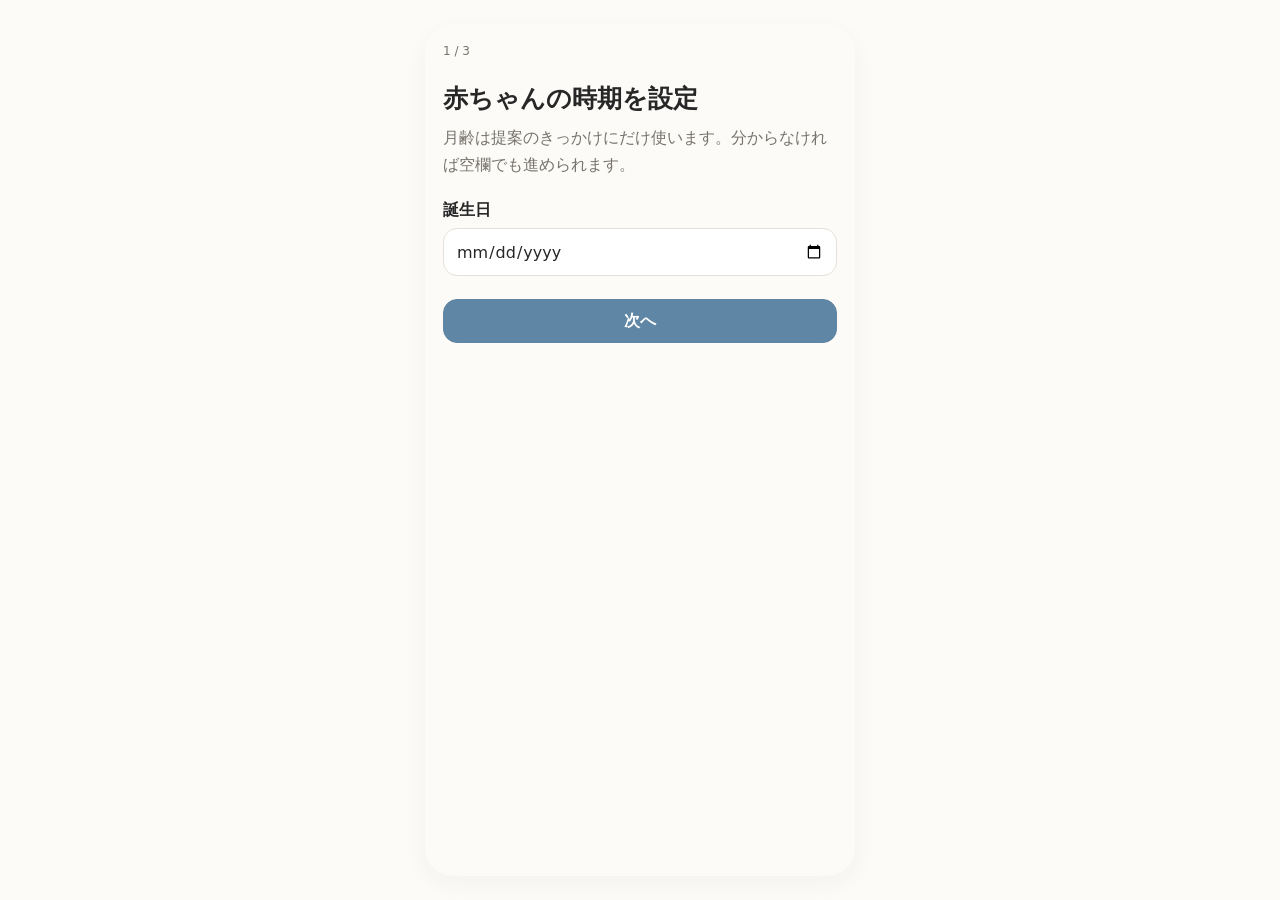
<file: index.html>
<!DOCTYPE html>
<html lang="ja">
<head>
  <meta charset="UTF-8" />
  <meta name="viewport" content="width=device-width, initial-scale=1.0" />
  <meta name="theme-color" content="#5F86A4" />
  <meta name="mobile-web-app-capable" content="yes" />
  <meta name="apple-mobile-web-app-capable" content="yes" />
  <meta name="apple-mobile-web-app-title" content="家事取り" />
  <meta http-equiv="refresh" content="0; url=./kajitori_minimal_pictogram_compact.html" />
  <link rel="manifest" href="./manifest.webmanifest" />
  <link rel="icon" type="image/svg+xml" href="./icons/icon.svg" />
  <link rel="apple-touch-icon" href="./icons/icon-180.png" />
  <title>家事取りゲーム v0.3</title>
</head>
<body>
  <p>家事取りゲームを開いています…</p>
  <p><a href="./kajitori_minimal_pictogram_compact.html">開けないときはここをタップ</a></p>
  <script>
    window.location.replace("./kajitori_minimal_pictogram_compact.html");
  </script>
</body>
</html>
</file>
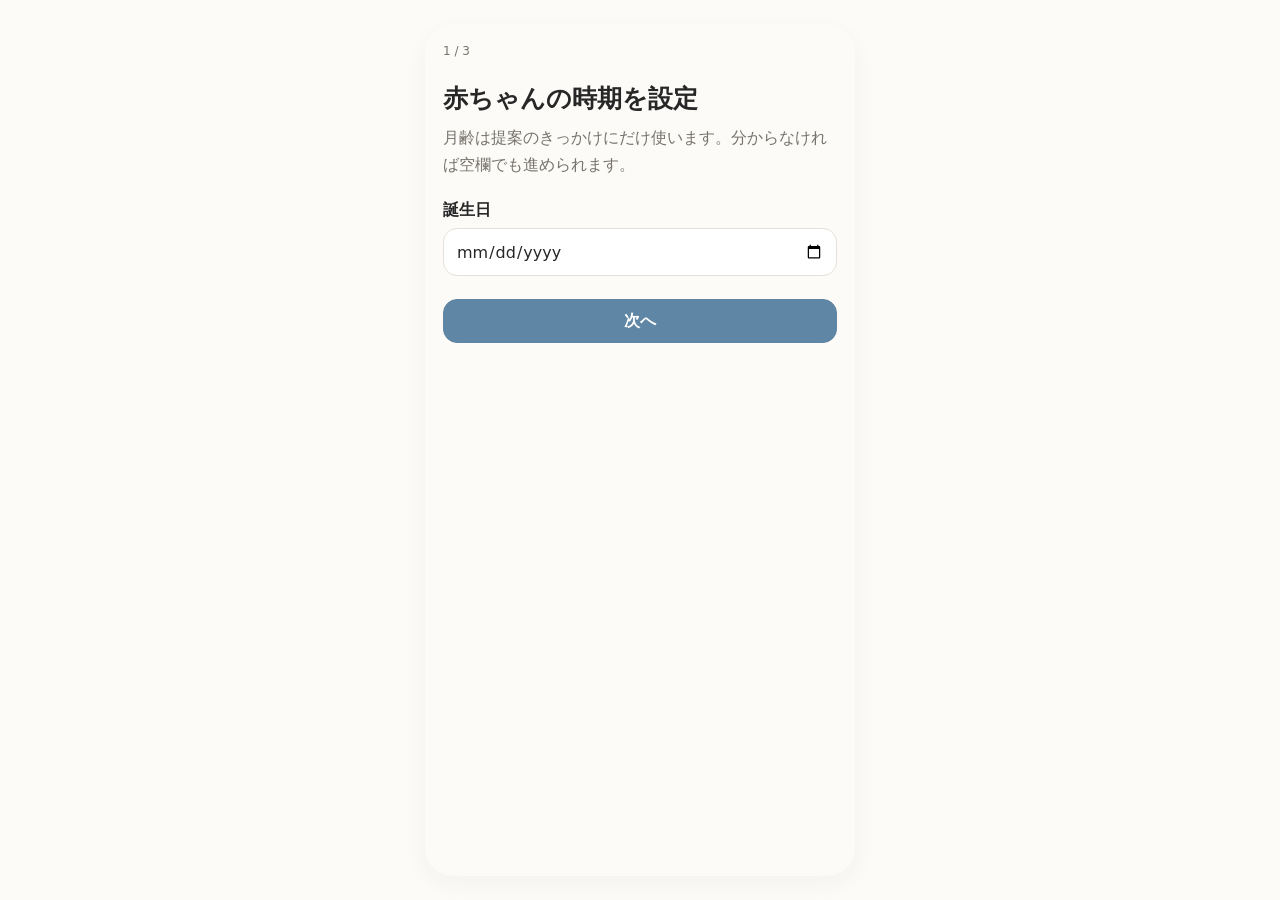
<file: kajitori_minimal_pictogram_compact.html>
<!DOCTYPE html>
<html lang="ja">
<head>
<meta charset="UTF-8" />
<meta name="viewport" content="width=device-width, initial-scale=1, viewport-fit=cover" />
<meta name="color-scheme" content="light" />
<meta name="theme-color" content="#5F86A4" />
<meta name="mobile-web-app-capable" content="yes" />
<meta name="apple-mobile-web-app-capable" content="yes" />
<meta name="apple-mobile-web-app-status-bar-style" content="default" />
<meta name="apple-mobile-web-app-title" content="家事取り" />
<link rel="manifest" href="./manifest.webmanifest" />
<link rel="icon" type="image/svg+xml" href="./icons/icon.svg" />
<link rel="apple-touch-icon" href="./icons/icon-180.png" />
<title>家事取りゲーム v0.3</title>
<link rel="stylesheet" href="./kajitori_v03.css" />
</head>
<body>
<div class="shell">
  <header class="topbar">
    <div class="top-row">
      <div class="brand"><h1>家事取りゲーム</h1><p id="headerSubtitle">v0.3</p></div>
      <button class="icon-btn" type="button" onclick="openSettings()" aria-label="設定を開く">
        <svg viewBox="0 0 24 24" fill="none" aria-hidden="true"><circle cx="12" cy="12" r="3.2" stroke="currentColor" stroke-width="1.8"/><path d="M19.1 13.1a7.5 7.5 0 0 0 0-2.2l2-1.5-2-3.4-2.45 1a7.4 7.4 0 0 0-1.9-1.1L14.4 3h-4.8l-.35 2.9a7.4 7.4 0 0 0-1.9 1.1L4.9 6l-2 3.4 2 1.5a7.5 7.5 0 0 0 0 2.2l-2 1.5 2 3.4 2.45-1a7.4 7.4 0 0 0 1.9 1.1L9.6 21h4.8l.35-2.9a7.4 7.4 0 0 0 1.9-1.1l2.45 1 2-3.4-2-1.5Z" stroke="currentColor" stroke-width="1.4" stroke-linejoin="round"/></svg>
      </button>
    </div>
    <div id="saveError" class="save-error" role="alert">保存できませんでした。変更は元に戻しています。</div>
  </header>
  <main id="mainScroll">
    <section id="todayView" class="view active"></section>
    <section id="forecastView" class="view"></section>
    <section id="recordView" class="view"></section>
  </main>
  <nav class="bottom-nav" aria-label="主要ナビゲーション">
    <button class="tab active" data-tab="today" type="button" onclick="switchTab('today')"><svg viewBox="0 0 24 24" fill="none"><path d="M4.5 10.5 12 4l7.5 6.5V20h-5v-5h-5v5h-5v-9.5Z" stroke="currentColor" stroke-width="1.7" stroke-linejoin="round"/></svg>今日</button>
    <button class="tab" data-tab="forecast" type="button" onclick="switchTab('forecast')"><svg viewBox="0 0 24 24" fill="none"><rect x="4" y="5.5" width="16" height="14" rx="2" stroke="currentColor" stroke-width="1.7"/><path d="M8 3.5v4M16 3.5v4M4 10h16" stroke="currentColor" stroke-width="1.7" stroke-linecap="round"/></svg>この先</button>
    <button class="tab" data-tab="record" type="button" onclick="switchTab('record')"><svg viewBox="0 0 24 24" fill="none"><path d="M6 20V13M12 20V7M18 20V4" stroke="currentColor" stroke-width="1.8" stroke-linecap="round"/></svg>記録</button>
  </nav>
</div>
<div id="toast" class="toast" aria-live="polite"><span id="toastText"></span><button id="toastUndo" type="button" onclick="undoLast()">元に戻す</button></div>
<div id="detailOverlay" class="overlay" role="dialog" aria-modal="true" aria-labelledby="detailTitle"><div class="sheet">
  <div class="handle"></div><div class="sheet-head"><button class="sheet-x" type="button" onclick="closeDetail()" aria-label="閉じる">×</button><button class="sheet-more" type="button" onclick="toggleSecondaryMenu()" aria-label="その他の操作">•••</button></div>
  <div id="detailContent"></div><div id="secondaryMenu" class="secondary-menu"></div>
</div></div>
<div id="swapOverlay" class="overlay" role="dialog" aria-modal="true" aria-labelledby="swapTitle"><div class="sheet"><div class="handle"></div><h2 id="swapTitle" style="margin:0 0 6px;font-size:20px">今日やることを入れ替える</h2><p id="swapText" style="margin:0 0 13px;color:var(--muted);font-size:12.5px;line-height:1.55"></p><div id="swapList" class="record-list"></div><button class="btn-secondary" style="margin-top:9px" type="button" onclick="closeSwap()">追加しない</button></div></div>
<div id="onboarding" class="onboarding" aria-live="polite"><div id="onboardingInner" class="onboarding-inner"></div></div>
<script src="./kajitori_v03_core.js"></script>
<script src="./kajitori_v03_actions.js"></script>
<script src="./kajitori_v03_ui.js"></script>
</body>
</html>
</file>
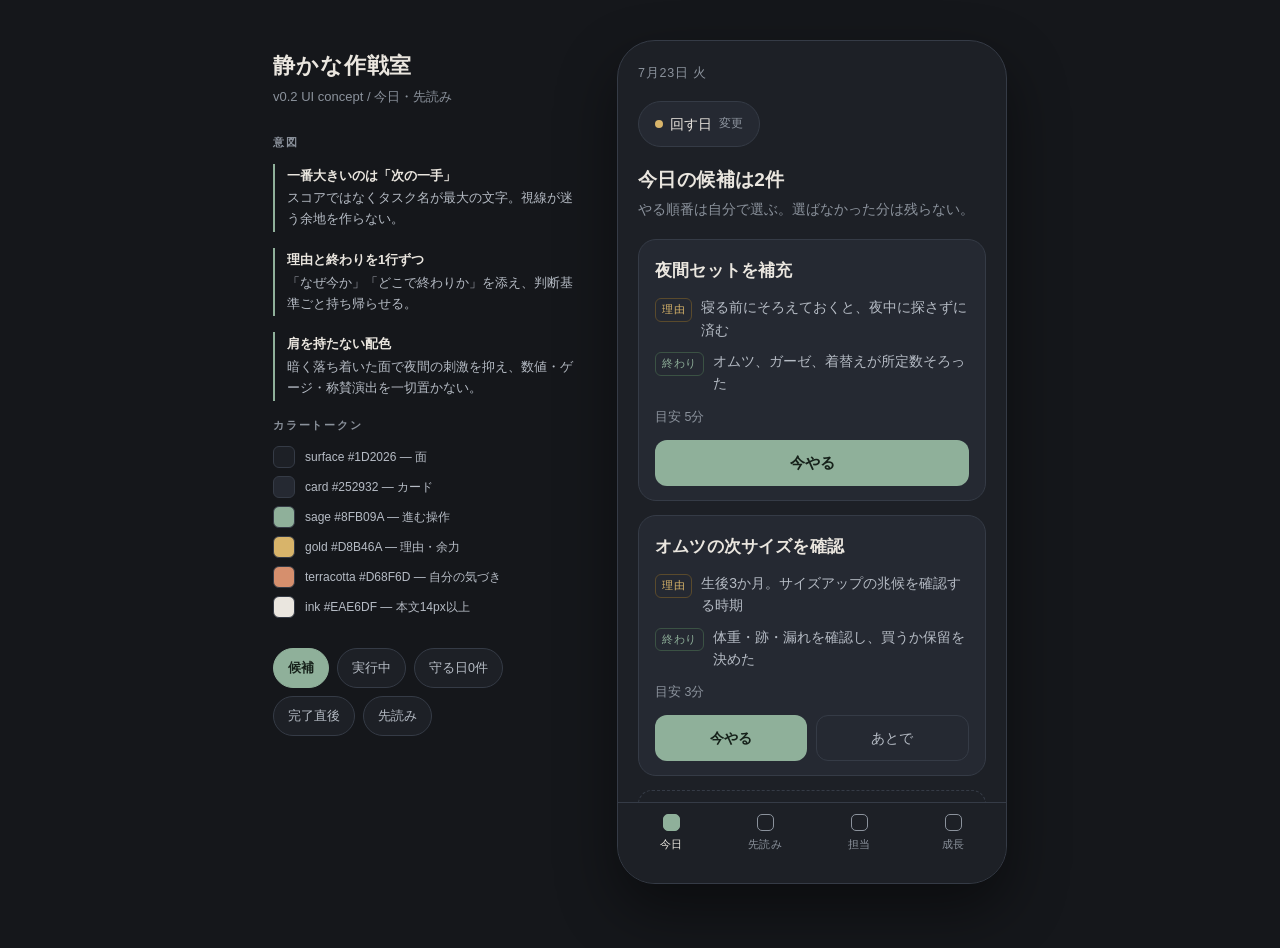
<file: prototypes/claude_v0_2_ui_concept.html>
<!DOCTYPE html>
<html lang="ja">
<head>
<meta charset="utf-8">
<meta name="viewport" content="width=device-width, initial-scale=1">
<title>v0.2 UI concept — 静かな作戦室</title>
<style>
:root{
  --bg:#15171b; --surface:#1d2026; --card:#252932; --card-2:#2b3039;
  --line:#353b46; --ink:#eae6df; --ink-2:#b6bcc5; --muted:#8b929c;
  --sage:#8fb09a; --terracotta:#d68f6d; --gold:#d8b46a;
  --r:18px; --tap:46px;
}
*{box-sizing:border-box;margin:0;padding:0}
body{
  background:var(--bg); color:var(--ink);
  font-family:-apple-system,BlinkMacSystemFont,"Hiragino Sans","Noto Sans JP",sans-serif;
  -webkit-font-smoothing:antialiased; line-height:1.6;
}
button{font:inherit;color:inherit;background:none;border:none;cursor:pointer}

/* ---------- desktop frame ---------- */
.stage{display:flex;gap:44px;justify-content:center;align-items:flex-start;padding:40px 24px 64px;flex-wrap:wrap}
.notes{width:300px;padding-top:8px}
.notes h1{font-size:22px;letter-spacing:.04em;margin-bottom:4px}
.notes .sub{color:var(--muted);font-size:13px;margin-bottom:26px}
.notes h2{font-size:11px;letter-spacing:.16em;color:var(--muted);margin:0 0 12px}
.intent{border-left:2px solid var(--sage);padding:2px 0 2px 12px;margin-bottom:16px;font-size:13px;color:var(--ink-2)}
.intent b{display:block;color:var(--ink);font-size:13px;margin-bottom:2px}
.tokens{display:flex;flex-direction:column;gap:8px;margin-top:6px}
.token{display:flex;align-items:center;gap:10px;font-size:12px;color:var(--ink-2)}
.sw{width:22px;height:22px;border-radius:6px;border:1px solid var(--line);flex:none}
.switcher{margin:30px 0 0;display:flex;flex-wrap:wrap;gap:8px}
.switcher button{
  border:1px solid var(--line);border-radius:999px;padding:9px 14px;font-size:12.5px;
  color:var(--ink-2);background:var(--surface);min-height:38px;
}
.switcher button[aria-pressed="true"]{background:var(--sage);color:#16211a;border-color:var(--sage);font-weight:600}

/* ---------- phone ---------- */
.phone{
  width:390px;height:844px;flex:none;background:var(--surface);
  border-radius:38px;border:1px solid var(--line);overflow:hidden;
  display:flex;flex-direction:column;position:relative;
  box-shadow:0 26px 60px rgba(0,0,0,.45);
}
.screen{flex:1;overflow-y:auto;padding:22px 20px 12px;display:none}
.screen.on{display:block}

.topline{display:flex;align-items:baseline;justify-content:space-between;margin-bottom:18px}
.date{font-size:12.5px;color:var(--muted);letter-spacing:.06em}
.day-chip{
  display:inline-flex;align-items:center;gap:7px;min-height:var(--tap);
  border:1px solid var(--line);border-radius:999px;padding:0 16px;background:var(--card);font-size:14px;
}
.day-chip .dot{width:8px;height:8px;border-radius:50%;background:var(--gold);flex:none}
.day-chip .edit{color:var(--muted);font-size:12px}

.lead{font-size:19px;font-weight:600;letter-spacing:.02em;margin:2px 0 4px}
.lead-sub{font-size:13.5px;color:var(--muted);margin-bottom:18px}

/* task card */
.card{background:var(--card);border:1px solid var(--line);border-radius:var(--r);padding:17px 16px 14px;margin-bottom:14px}
.card h3{font-size:17px;font-weight:600;letter-spacing:.01em;margin-bottom:12px}
.meta{display:flex;gap:9px;font-size:14px;color:var(--ink-2);margin-bottom:9px;align-items:flex-start}
.meta .tag{
  flex:none;font-size:11px;letter-spacing:.06em;color:var(--muted);
  border:1px solid var(--line);border-radius:6px;padding:2px 6px;margin-top:2px;
}
.meta.why .tag{color:var(--gold);border-color:#5a4a2c}
.meta.done .tag{color:var(--sage);border-color:#3b5244}
.est{font-size:12.5px;color:var(--muted);margin:12px 0 13px}
.btn{
  display:flex;align-items:center;justify-content:center;width:100%;min-height:var(--tap);
  border-radius:12px;font-size:15px;font-weight:600;
}
.btn.primary{background:var(--sage);color:#16211a}
.btn.ghost{border:1px solid var(--line);color:var(--ink-2);font-weight:500}
.btn-row{display:flex;gap:9px}
.btn-row .btn{font-size:14px}

/* notice / focus */
.focus{
  background:linear-gradient(160deg,#2c3239,#242830);border:1px solid #3d4652;
  border-radius:22px;padding:22px 18px 18px;margin-bottom:14px;
}
.focus .kicker{font-size:11px;letter-spacing:.18em;color:var(--gold);margin-bottom:12px}
.focus h3{font-size:23px;line-height:1.45;font-weight:600;margin-bottom:16px}
.focus .meta{font-size:14px}
.focus .actions{margin-top:18px;display:flex;flex-direction:column;gap:9px}

.rest{text-align:center;padding:54px 14px 30px}
.rest .mark{width:56px;height:56px;margin:0 auto 22px;border-radius:50%;border:1px solid var(--line);
  display:flex;align-items:center;justify-content:center;background:var(--card)}
.rest .mark span{width:22px;height:2px;background:var(--sage);border-radius:2px}
.rest h3{font-size:20px;font-weight:600;margin-bottom:12px}
.rest p{font-size:14px;color:var(--ink-2);margin-bottom:8px}
.rest .fine{font-size:13px;color:var(--muted)}

/* done list */
.done-head{font-size:11px;letter-spacing:.16em;color:var(--muted);margin:26px 0 12px}
.done-item{display:flex;gap:11px;align-items:flex-start;padding:13px 14px;background:var(--card);
  border:1px solid var(--line);border-radius:14px;margin-bottom:9px;font-size:14.5px}
.done-item .tick{color:var(--sage);flex:none;font-size:13px;margin-top:1px}
.done-item.fresh{border-color:#42604f;background:var(--card-2)}
.undo{display:flex;align-items:center;justify-content:space-between;gap:12px;
  border:1px dashed var(--line);border-radius:14px;padding:10px 12px 10px 14px;margin-top:4px}
.undo span{font-size:13px;color:var(--muted)}
.undo button{min-height:40px;padding:0 16px;border:1px solid var(--line);border-radius:10px;font-size:14px}

/* 先読み */
.sec-head{display:flex;align-items:baseline;gap:10px;margin:22px 0 12px}
.sec-head h3{font-size:14px;font-weight:600;letter-spacing:.04em}
.sec-head .n{font-size:12px;color:var(--muted)}
.seed{background:var(--card);border:1px solid var(--line);border-radius:16px;padding:15px 15px 13px;margin-bottom:11px}
.seed h4{font-size:15.5px;font-weight:600;margin-bottom:8px}
.seed .why{font-size:13.5px;color:var(--ink-2);margin-bottom:13px}
.seed .btn{min-height:42px;font-size:13.5px}
.hint{font-size:12.5px;color:var(--muted);border-top:1px solid var(--line);padding-top:13px;margin-top:16px}

/* notice bar (気づいた) */
.notice{
  display:flex;align-items:center;gap:10px;width:100%;min-height:var(--tap);
  border:1px dashed var(--line);border-radius:14px;padding:0 15px;margin:6px 0 10px;
  font-size:13.5px;color:var(--ink-2);text-align:left;
}
.notice .plus{color:var(--terracotta);font-size:16px;flex:none}

/* tabs */
.tabs{display:flex;border-top:1px solid var(--line);background:var(--surface);padding:8px 6px 26px;flex:none}
.tab{flex:1;min-height:var(--tap);display:flex;flex-direction:column;align-items:center;justify-content:center;gap:5px;
  font-size:11px;color:var(--muted);letter-spacing:.04em}
.tab .ic{width:17px;height:17px;border:1.5px solid currentColor;border-radius:5px}
.tab[aria-current="page"]{color:var(--ink)}
.tab[aria-current="page"] .ic{background:var(--sage);border-color:var(--sage)}

@media (prefers-reduced-motion:no-preference){
  .screen.on{animation:fade .18s ease-out}
  @keyframes fade{from{opacity:.4}to{opacity:1}}
}
@media (max-width:900px){
  .stage{padding:0;gap:0}
  .notes{display:none}
  .phone{width:100%;height:100dvh;border:none;border-radius:0;box-shadow:none}
  .mobile-switch{display:flex}
}
.mobile-switch{display:none;gap:6px;padding:8px 12px;overflow-x:auto;border-bottom:1px solid var(--line)}
.mobile-switch button{border:1px solid var(--line);border-radius:999px;padding:7px 12px;font-size:12px;color:var(--ink-2);white-space:nowrap;min-height:38px}
.mobile-switch button[aria-pressed="true"]{background:var(--sage);color:#16211a}
</style>
</head>
<body>

<div class="stage">
  <aside class="notes">
    <h1>静かな作戦室</h1>
    <p class="sub">v0.2 UI concept / 今日・先読み</p>

    <h2>意図</h2>
    <div class="intent"><b>一番大きいのは「次の一手」</b>スコアではなくタスク名が最大の文字。視線が迷う余地を作らない。</div>
    <div class="intent"><b>理由と終わりを1行ずつ</b>「なぜ今か」「どこで終わりか」を添え、判断基準ごと持ち帰らせる。</div>
    <div class="intent"><b>肩を持たない配色</b>暗く落ち着いた面で夜間の刺激を抑え、数値・ゲージ・称賛演出を一切置かない。</div>

    <h2>カラートークン</h2>
    <div class="tokens">
      <div class="token"><i class="sw" style="background:#1d2026"></i>surface #1D2026 — 面</div>
      <div class="token"><i class="sw" style="background:#252932"></i>card #252932 — カード</div>
      <div class="token"><i class="sw" style="background:#8fb09a"></i>sage #8FB09A — 進む操作</div>
      <div class="token"><i class="sw" style="background:#d8b46a"></i>gold #D8B46A — 理由・余力</div>
      <div class="token"><i class="sw" style="background:#d68f6d"></i>terracotta #D68F6D — 自分の気づき</div>
      <div class="token"><i class="sw" style="background:#eae6df"></i>ink #EAE6DF — 本文14px以上</div>
    </div>

    <div class="switcher" id="switcher"></div>
  </aside>

  <div class="phone">
    <div class="mobile-switch" id="switcher-m"></div>

    <!-- 候補 -->
    <section class="screen on" data-state="candidates">
      <div class="topline">
        <span class="date">7月23日 火</span>
      </div>
      <button class="day-chip"><i class="dot"></i>回す日<span class="edit">変更</span></button>
      <p class="lead" style="margin-top:18px">今日の候補は2件</p>
      <p class="lead-sub">やる順番は自分で選ぶ。選ばなかった分は残らない。</p>

      <article class="card">
        <h3>夜間セットを補充</h3>
        <div class="meta why"><span class="tag">理由</span><span>寝る前にそろえておくと、夜中に探さずに済む</span></div>
        <div class="meta done"><span class="tag">終わり</span><span>オムツ、ガーゼ、着替えが所定数そろった</span></div>
        <p class="est">目安 5分</p>
        <button class="btn primary">今やる</button>
      </article>

      <article class="card">
        <h3>オムツの次サイズを確認</h3>
        <div class="meta why"><span class="tag">理由</span><span>生後3か月。サイズアップの兆候を確認する時期</span></div>
        <div class="meta done"><span class="tag">終わり</span><span>体重・跡・漏れを確認し、買うか保留を決めた</span></div>
        <p class="est">目安 3分</p>
        <div class="btn-row">
          <button class="btn primary">今やる</button>
          <button class="btn ghost">あとで</button>
        </div>
      </article>

      <button class="notice"><i class="plus">＋</i>提案になかったことに気づいた</button>
    </section>

    <!-- 実行中 -->
    <section class="screen" data-state="running">
      <div class="topline"><span class="date">7月23日 火</span></div>
      <div class="focus">
        <p class="kicker">今やっていること</p>
        <h3>夜間セットを補充</h3>
        <div class="meta done"><span class="tag">終わり</span><span>オムツ、ガーゼ、着替えが所定数そろった</span></div>
        <div class="actions">
          <button class="btn primary">完了</button>
          <div class="btn-row">
            <button class="btn ghost">あとで</button>
            <button class="btn ghost">今日は見送る</button>
          </div>
        </div>
      </div>
      <p class="lead-sub" style="margin:16px 0 10px">残りの候補 1件 ・ オムツの次サイズを確認</p>
      <button class="notice"><i class="plus">＋</i>提案になかったことに気づいた</button>
    </section>

    <!-- 守る日0件 -->
    <section class="screen" data-state="rest">
      <div class="topline"><span class="date">7月23日 火</span></div>
      <button class="day-chip"><i class="dot" style="background:var(--terracotta)"></i>守る日<span class="edit">変更</span></button>
      <div class="rest">
        <div class="mark"><span></span></div>
        <h3>今日は増やさなくて大丈夫</h3>
        <p>眠れていない日は、家庭が回っているだけで十分です。</p>
        <p class="fine">今日出さなかった候補は、明日に持ち越されません。<br>気が向いたときだけ、先を見に来てください。</p>
      </div>
      <button class="btn ghost" style="min-height:44px">先読みを見る</button>
      <div style="height:14px"></div>
      <button class="notice"><i class="plus">＋</i>提案になかったことに気づいた</button>
    </section>

    <!-- 完了直後 -->
    <section class="screen" data-state="completed">
      <div class="topline"><span class="date">7月23日 火</span></div>
      <button class="day-chip"><i class="dot"></i>回す日<span class="edit">変更</span></button>

      <p class="done-head">今日できたこと</p>
      <div class="done-item fresh"><i class="tick">✓</i><span>夜間セットを補充</span></div>
      <div class="undo"><span>1件を追加しました</span><button>取り消す</button></div>
      <div class="done-item" style="margin-top:12px"><i class="tick">✓</i><span>洗濯を定位置まで戻した</span></div>

      <p class="lead" style="margin-top:26px;font-size:17px">残りの候補</p>
      <article class="card" style="margin-top:12px">
        <h3>オムツの次サイズを確認</h3>
        <div class="meta why"><span class="tag">理由</span><span>生後3か月。サイズアップの兆候を確認する時期</span></div>
        <div class="btn-row" style="margin-top:12px">
          <button class="btn primary">今やる</button>
          <button class="btn ghost">今日は見送る</button>
        </div>
      </article>

      <button class="notice"><i class="plus">＋</i>提案になかったことに気づいた</button>
    </section>

    <!-- 先読み -->
    <section class="screen" data-state="ahead">
      <div class="topline"><span class="date">先読み</span></div>
      <p class="lead">早めに持っておくこと</p>
      <p class="lead-sub">選ぶまで今日には入りません。</p>

      <div class="sec-head"><h3>明日</h3><span class="n">2件</span></div>
      <article class="seed">
        <h4>金曜の保育園セット</h4>
        <p class="why">明日は布団カバーの持ち帰り日</p>
        <div class="btn-row">
          <button class="btn primary">今日準備へ入れる</button>
          <button class="btn ghost">そのまま</button>
        </div>
      </article>
      <article class="seed">
        <h4>燃えるゴミを出す準備</h4>
        <p class="why">朝は抱っこで手が塞がりやすい</p>
        <div class="btn-row">
          <button class="btn primary">今日準備へ入れる</button>
          <button class="btn ghost">そのまま</button>
        </div>
      </article>

      <div class="sec-head"><h3>今週</h3><span class="n">2件</span></div>
      <article class="seed">
        <h4>3〜4か月健診の書類</h4>
        <p class="why">受診票の記入欄が事前記入。当日の朝に書くと遅れやすい</p>
        <div class="btn-row">
          <button class="btn primary">今日準備へ入れる</button>
          <button class="btn ghost">後で見る</button>
        </div>
      </article>
      <article class="seed">
        <h4>ミルクとオムツの残量を見る</h4>
        <p class="why">前回の補充から2週間</p>
        <div class="btn-row">
          <button class="btn primary">今日準備へ入れる</button>
          <button class="btn ghost">今は不要</button>
        </div>
      </article>

      <p class="hint">この先：寝返り前の安全対策、離乳の準備。時期が近づいたら「今週」へ上がります。</p>
    </section>

    <nav class="tabs">
      <button class="tab" data-tab="today" aria-current="page"><i class="ic"></i>今日</button>
      <button class="tab" data-tab="ahead"><i class="ic"></i>先読み</button>
      <button class="tab"><i class="ic"></i>担当</button>
      <button class="tab"><i class="ic"></i>成長</button>
    </nav>
  </div>
</div>

<script>
(function(){
  var states = [
    ['candidates','候補'],
    ['running','実行中'],
    ['rest','守る日0件'],
    ['completed','完了直後'],
    ['ahead','先読み']
  ];
  var screens = document.querySelectorAll('.screen');
  var tabs = document.querySelectorAll('.tab');

  function show(name){
    screens.forEach(function(s){ s.classList.toggle('on', s.dataset.state === name); });
    document.querySelectorAll('[data-go]').forEach(function(b){
      b.setAttribute('aria-pressed', String(b.dataset.go === name));
    });
    tabs.forEach(function(t){
      var isAhead = name === 'ahead';
      var mine = t.dataset.tab === (isAhead ? 'ahead' : 'today');
      if (mine) t.setAttribute('aria-current','page'); else t.removeAttribute('aria-current');
    });
    document.querySelector('.screen.on').scrollTop = 0;
  }

  ['switcher','switcher-m'].forEach(function(id){
    var host = document.getElementById(id);
    states.forEach(function(s){
      var b = document.createElement('button');
      b.textContent = s[1];
      b.dataset.go = s[0];
      b.setAttribute('aria-pressed', String(s[0] === 'candidates'));
      b.addEventListener('click', function(){ show(s[0]); });
      host.appendChild(b);
    });
  });

  tabs.forEach(function(t){
    if (!t.dataset.tab) return;
    t.addEventListener('click', function(){
      show(t.dataset.tab === 'ahead' ? 'ahead' : 'candidates');
    });
  });

  document.querySelectorAll('.rest .btn.ghost').forEach(function(b){
    b.addEventListener('click', function(){ show('ahead'); });
  });
})();
</script>
</body>
</html>
</file>
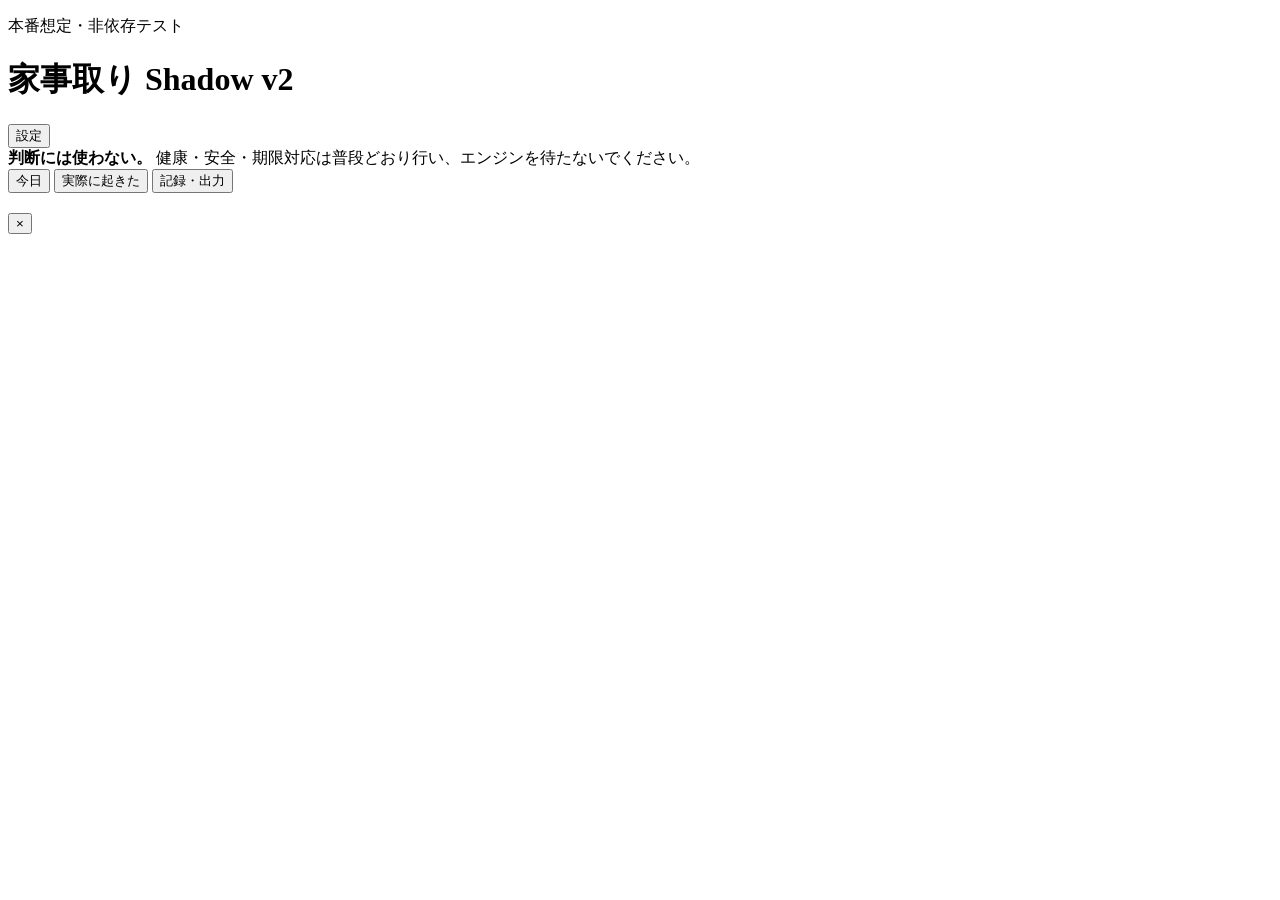
<file: experiments/shadow-console-v2/template.html>
<!doctype html>
<html lang="ja">
<head>
<meta charset="utf-8">
<meta name="viewport" content="width=device-width,initial-scale=1,viewport-fit=cover">
<meta name="color-scheme" content="light">
<meta name="theme-color" content="#4f718b">
<meta http-equiv="Content-Security-Policy" content="default-src 'none'; style-src 'unsafe-inline'; script-src 'unsafe-inline'; img-src data:; font-src data:; connect-src 'none';">
<title>家事取り Shadow v2</title>
<style>__SHADOW_CSS__</style>
</head>
<body>
<div class="app-shell">
<header class="topbar">
  <div><p class="eyebrow">本番想定・非依存テスト</p><h1>家事取り Shadow v2</h1><p id="headerStatus" class="sub"></p></div>
  <button id="settingsBtn" class="icon-btn" type="button" aria-label="家庭設定">設定</button>
</header>
<div class="safety-banner"><strong>判断には使わない。</strong> 健康・安全・期限対応は普段どおり行い、エンジンを待たないでください。</div>
<main id="main"></main>
<nav class="bottom-nav" aria-label="実証ナビ">
  <button data-view="today" class="active" type="button">今日</button>
  <button data-view="actual" type="button">実際に起きた</button>
  <button data-view="export" type="button">記録・出力</button>
</nav>
</div>
<div id="modal" class="modal" aria-hidden="true"><div class="modal-card"><div class="modal-head"><h2 id="modalTitle"></h2><button id="modalClose" type="button" aria-label="閉じる">×</button></div><div id="modalBody"></div></div></div>
<div id="toast" class="toast" role="status"></div>
<script>window.__SHADOW_DATA__=__EMBEDDED_DATA__;</script>
<script>__SHADOW_JS__</script>
</body>
</html>
</file>
<file: kajitori_v03.css>
:root{
  --bg:#F4F3F0;--surface:#FBFAF7;--card:#FFFFFF;--line:#E5E1DA;--line-strong:#D8D3CB;
  --ink:#272727;--muted:#77736D;--muted2:#99948D;--blue:#5F86A4;--blue-dark:#486E8C;--blue-soft:#EEF5FA;
  --blue-line:#C9DCE9;--beige:#F3E9DE;--beige-ink:#8C6541;--gray-soft:#F1F1EF;--danger:#A55E52;--danger-soft:#F7E9E5;
  --shadow:0 8px 24px rgba(50,49,47,.045);--radius:18px;--font:"Hiragino Sans","Yu Gothic","Noto Sans JP",system-ui,-apple-system,sans-serif
}
*{box-sizing:border-box}html,body{margin:0;width:100%;height:100%;background:var(--bg);color:var(--ink);font-family:var(--font);-webkit-text-size-adjust:100%}
body{overflow:hidden}button,input,select{font:inherit}button{min-height:44px;cursor:pointer;-webkit-tap-highlight-color:transparent;touch-action:manipulation}button:focus-visible,input:focus-visible,select:focus-visible,summary:focus-visible{outline:3px solid rgba(95,134,164,.25);outline-offset:2px}
.shell{width:min(100%,430px);height:100dvh;margin:0 auto;background:var(--surface);display:grid;grid-template-rows:auto minmax(0,1fr) auto;overflow:hidden;box-shadow:0 0 50px rgba(50,49,47,.08)}
.topbar{padding:calc(12px + env(safe-area-inset-top)) 17px 12px;border-bottom:1px solid rgba(229,225,218,.8);background:rgba(251,250,247,.97);backdrop-filter:blur(16px);z-index:20}
.top-row{display:flex;align-items:center;justify-content:space-between;gap:12px}.brand h1{font-size:20px;line-height:1.25;margin:0;font-weight:800;letter-spacing:.01em}.brand p{margin:4px 0 0;color:var(--muted);font-size:12px;font-weight:600}.icon-btn{width:44px;min-width:44px;padding:0;border:0;border-radius:50%;background:#F0EFEC;color:#333;display:grid;place-items:center}.icon-btn svg{width:22px;height:22px}
.save-error{display:none;margin-top:9px;padding:10px 12px;border:1px solid #E4C5BD;border-radius:12px;background:var(--danger-soft);color:#7F4E45;font-size:12px;font-weight:700;line-height:1.5}.save-error.show{display:block}
main{min-height:0;overflow-y:auto;-webkit-overflow-scrolling:touch;overscroll-behavior-y:contain;padding:14px 14px 24px;scrollbar-width:none}main::-webkit-scrollbar{display:none}.view{display:none}.view.active{display:block}
.goal-card{display:grid;grid-template-columns:1fr auto;align-items:center;gap:12px;padding:13px 13px 13px 14px;border:1px solid var(--line);border-radius:17px;background:#fff;box-shadow:var(--shadow)}.goal-card h2{font-size:16px;margin:0 0 3px}.goal-card p{margin:0;color:var(--muted);font-size:12px}.goal-options{display:grid;grid-template-columns:repeat(4,48px);gap:0;border:1px solid var(--line);border-radius:13px;overflow:hidden;background:#FAFAF9}.goal-options button{border:0;border-left:1px solid #ECE9E4;background:transparent;color:#4E4B47;font-size:13px;font-weight:700;padding:0}.goal-options button:first-child{border-left:0}.goal-options button.active{background:var(--blue);color:#fff}
.segment{display:grid;grid-template-columns:repeat(3,1fr);gap:0;margin-top:12px;background:#F1F0ED;border-radius:14px;padding:3px}.segment button{border:0;background:transparent;color:#514E49;font-weight:800;border-radius:11px}.segment button.active{background:var(--blue);color:#fff;box-shadow:0 1px 2px rgba(0,0,0,.04)}
.filters{display:flex;gap:7px;margin:10px 0 11px;overflow-x:auto;scrollbar-width:none}.filters::-webkit-scrollbar{display:none}.filter{flex:0 0 auto;min-height:38px;padding:0 12px;border:1px solid var(--line);border-radius:999px;background:#fff;color:#5F5B55;font-size:12px;font-weight:800}.filter.active{border-color:var(--blue);background:var(--blue);color:#fff}.filter .count{display:inline-grid;place-items:center;min-width:21px;height:21px;margin-left:5px;padding:0 5px;border-radius:999px;background:rgba(0,0,0,.055);font-size:11px}.filter.active .count{background:rgba(255,255,255,.18)}
.task-list,.forecast-list,.record-list{display:grid;gap:9px}.task-card{display:grid;grid-template-columns:48px minmax(0,1fr) auto;align-items:center;gap:10px;min-height:106px;padding:13px 13px;border:1px solid var(--line);border-radius:18px;background:#fff;box-shadow:var(--shadow)}.task-card.done{background:linear-gradient(90deg,#F2F8FC,#F8FBFD);border-color:var(--blue-line)}.task-check{width:44px;height:44px;min-height:44px;border:1.5px solid #AAA39A;border-radius:50%;background:#fff;display:grid;place-items:center;color:#fff;padding:0}.task-check.done{border-color:var(--blue);background:var(--blue)}.task-check svg{width:22px;height:22px}.task-copy{min-width:0}.task-meta{display:flex;align-items:center;gap:6px;margin-bottom:5px}.pill{display:inline-flex;align-items:center;min-height:23px;padding:3px 8px;border-radius:999px;font-size:10.5px;font-weight:800;line-height:1}.pill.child{background:#E7F1F7;color:#4B738E}.pill.house{background:var(--beige);color:var(--beige-ink)}.pill.other{background:#ECEFF1;color:#66717A}.task-title{font-size:16px;line-height:1.42;margin:0;font-weight:800}.task-sub{margin:3px 0 0;color:var(--muted);font-size:12px;line-height:1.45;white-space:nowrap;overflow:hidden;text-overflow:ellipsis}.task-side{display:flex;align-items:center;gap:8px}.time-pill{display:inline-flex;align-items:center;white-space:nowrap;min-height:34px;padding:0 10px;border:1px solid var(--line);border-radius:999px;background:#fff;color:#5E5A54;font-size:11.5px;font-weight:700}.chev{width:28px;min-width:28px;min-height:44px;border:0;background:transparent;color:#77736D;padding:0;font-size:24px}
.empty-card{padding:24px 17px;border:1px dashed #D6D0C8;border-radius:17px;background:#F8F7F4;text-align:center}.empty-card h3{margin:0 0 6px;font-size:17px}.empty-card p{margin:0;color:var(--muted);font-size:12.5px;line-height:1.6}.quiet-btn{width:100%;margin-top:9px;border:1px solid var(--line);border-radius:14px;background:#F3F2EF;color:#5F5B55;font-weight:800}
.section{margin:0 0 18px}.section-head{display:flex;align-items:center;justify-content:space-between;gap:8px;margin:0 2px 9px}.section-head h2{margin:0;font-size:15px}.section-head span{color:var(--muted);font-size:11.5px}
.forecast-card,.record-card{padding:15px;border:1px solid var(--line);border-radius:18px;background:#fff;box-shadow:var(--shadow)}.scope{display:inline-flex;min-height:24px;align-items:center;padding:3px 8px;border-radius:999px;background:#E8F1F6;color:#4F748D;font-size:10.5px;font-weight:800}.forecast-card h3,.record-card h3{margin:8px 0 0;font-size:17px;line-height:1.4}.forecast-card p,.record-card p{margin:6px 0 0;color:var(--muted);font-size:12.5px;line-height:1.55}.primary{width:100%;margin-top:12px;border:1px solid var(--blue);border-radius:14px;background:var(--blue);color:#fff;font-weight:800}.primary:disabled{opacity:.45}.record-card.evidence{border-left:4px solid var(--blue)}.record-empty{padding:18px 15px;border:1px dashed #D5D0C8;border-radius:16px;background:#F8F7F4;color:var(--muted);font-size:12.5px;line-height:1.6}.spontaneous{width:100%;border:1px solid #DCE6ED;border-radius:14px;background:#EEF5FA;color:#4B7089;font-weight:800}
details.loops{border:1px solid var(--line);border-radius:16px;background:#fff;overflow:hidden}details.loops summary{min-height:48px;display:flex;align-items:center;padding:0 13px;list-style:none;font-weight:800;cursor:pointer}details.loops summary::-webkit-details-marker{display:none}details.loops summary::after{content:'⌄';margin-left:auto;color:var(--muted)}details.loops[open] summary::after{content:'⌃'}.loop-body{padding:0 13px 12px}.loop-row{padding:10px 0;border-top:1px solid #EEEAE5}.loop-row h3{margin:0 0 4px;font-size:13.5px}.loop-row p{margin:0;color:var(--muted);font-size:11.5px;line-height:1.55}
.bottom-nav{z-index:30;display:grid;grid-template-columns:repeat(3,1fr);gap:5px;padding:7px 10px calc(7px + env(safe-area-inset-bottom));border-top:1px solid var(--line);background:rgba(251,250,247,.98);backdrop-filter:blur(16px)}.tab{border:0;background:transparent;color:#8A857E;border-radius:13px;padding:5px 2px;font-size:11px;font-weight:800;min-height:54px}.tab svg{display:block;width:20px;height:20px;margin:0 auto 2px}.tab.active{background:#EDF4F8;color:var(--blue-dark)}
.toast{position:fixed;left:50%;bottom:calc(74px + env(safe-area-inset-bottom));z-index:70;width:min(calc(100% - 28px),402px);display:flex;align-items:center;justify-content:space-between;gap:10px;padding:10px 11px;border-radius:14px;background:#333538;color:#fff;opacity:0;pointer-events:none;transform:translate(-50%,14px);transition:.18s}.toast.show{opacity:1;pointer-events:auto;transform:translate(-50%,0)}.toast button{min-height:40px;border:0;border-radius:10px;background:#fff;color:#333538;padding:5px 9px;font-size:12px;font-weight:800}
.overlay{position:fixed;inset:0;z-index:90;display:none;align-items:flex-end;justify-content:center;background:rgba(24,28,31,.43)}.overlay.show{display:flex}.sheet{width:min(100%,430px);max-height:88dvh;overflow-y:auto;padding:12px 16px calc(18px + env(safe-area-inset-bottom));border-radius:24px 24px 0 0;background:#FCFBF8;box-shadow:0 -18px 50px rgba(0,0,0,.15)}.handle{width:38px;height:4px;margin:0 auto 12px;border-radius:999px;background:#D3D0CB}.sheet-head{display:flex;align-items:center;justify-content:space-between;gap:8px}.sheet-x,.sheet-more{width:44px;min-width:44px;padding:0;border:0;background:transparent;color:#333;font-size:28px}.sheet-more{font-size:24px}.sheet-title-row{display:flex;align-items:flex-start;justify-content:space-between;gap:10px;margin-top:6px}.sheet-title{min-width:0}.sheet-title h2{margin:7px 0 0;font-size:22px;line-height:1.35}.sheet-title p{margin:4px 0 0;color:var(--muted);font-size:13px;line-height:1.5}.sheet .time-pill{margin-top:28px}.state-label{margin:22px 0 8px;font-size:14px;font-weight:800}.state-grid{display:grid;grid-template-columns:repeat(3,1fr);gap:7px}.state-btn{padding:8px 4px;border:1px solid var(--line);border-radius:13px;background:#fff;color:#34312E;font-size:12.5px;font-weight:800}.state-btn.selected{border-color:var(--blue);background:var(--blue);color:#fff}.sheet-primary{width:100%;margin-top:11px;border:1px solid var(--blue);border-radius:14px;background:var(--blue);color:#fff;font-weight:800}.sheet-primary:disabled{opacity:.42}.hint{margin-top:12px;border:1px solid var(--line);border-radius:15px;background:#fff;overflow:hidden}.hint summary{min-height:48px;display:flex;align-items:center;padding:0 12px;list-style:none;font-weight:800;cursor:pointer}.hint summary::-webkit-details-marker{display:none}.hint summary::after{content:'⌄';margin-left:auto;color:#777}.hint[open] summary::after{content:'⌃'}.hint-body{padding:0 12px 11px}.hint-row{display:grid;grid-template-columns:105px 1fr;gap:10px;padding:9px 0;border-top:1px solid #EEEAE5;font-size:12px;line-height:1.5}.hint-row b{color:#605C56}.secondary-menu{display:none;margin-top:10px;gap:7px}.secondary-menu.show{display:grid}.secondary-menu button{width:100%;border:1px solid var(--line);border-radius:13px;background:#fff;color:#55514C;font-weight:800}.secondary-menu button.warn{border-color:#E8D0C8;background:var(--danger-soft);color:var(--danger)}
.onboarding{position:fixed;inset:0;z-index:110;display:none;overflow-y:auto;background:#FCFBF8}.onboarding.show{display:block}.onboarding-inner{width:min(100%,430px);margin:0 auto;padding:calc(20px + env(safe-area-inset-top)) 18px calc(28px + env(safe-area-inset-bottom))}.progress{margin-bottom:24px;color:var(--muted);font-size:12px}.onboarding h1{margin:0 0 8px;font-size:25px;line-height:1.35}.lead{margin:0 0 22px;color:var(--muted);line-height:1.7}.field{margin:0 0 17px}.field label{display:block;margin-bottom:7px;font-weight:800}.field input[type=date],.field select{width:100%;min-height:48px;padding:0 12px;border:1px solid var(--line);border-radius:14px;background:#fff;color:var(--ink)}.toggle-row{display:flex;align-items:center;justify-content:space-between;gap:14px;margin-bottom:10px;padding:12px 13px;border:1px solid var(--line);border-radius:15px;background:#fff}.toggle-row input{width:22px;height:22px}.onboarding-actions{display:grid;grid-template-columns:1fr 1fr;gap:8px;margin-top:23px}.onboarding-actions.single{grid-template-columns:1fr}.btn-secondary,.btn-danger{width:100%;border:1px solid var(--line);border-radius:14px;background:#fff;color:#55514C;font-weight:800}.btn-danger{border-color:#E8D0C8;background:var(--danger-soft);color:var(--danger)}.settings-actions{margin-top:23px;padding-top:19px;border-top:1px solid var(--line)}
@media(min-width:600px){body{padding:24px}.shell{height:min(860px,calc(100dvh - 48px));border-radius:28px}.overlay,.onboarding{padding:24px}.sheet{border-radius:24px}.onboarding-inner{min-height:calc(100dvh - 48px);border-radius:28px;background:#FCFBF8;box-shadow:var(--shadow)}}
@media(display-mode:standalone){body{padding:0}.shell{width:100%;height:100dvh;border-radius:0;box-shadow:none}}
@media(prefers-reduced-motion:reduce){*{scroll-behavior:auto!important;transition:none!important;animation:none!important}}
</file>
